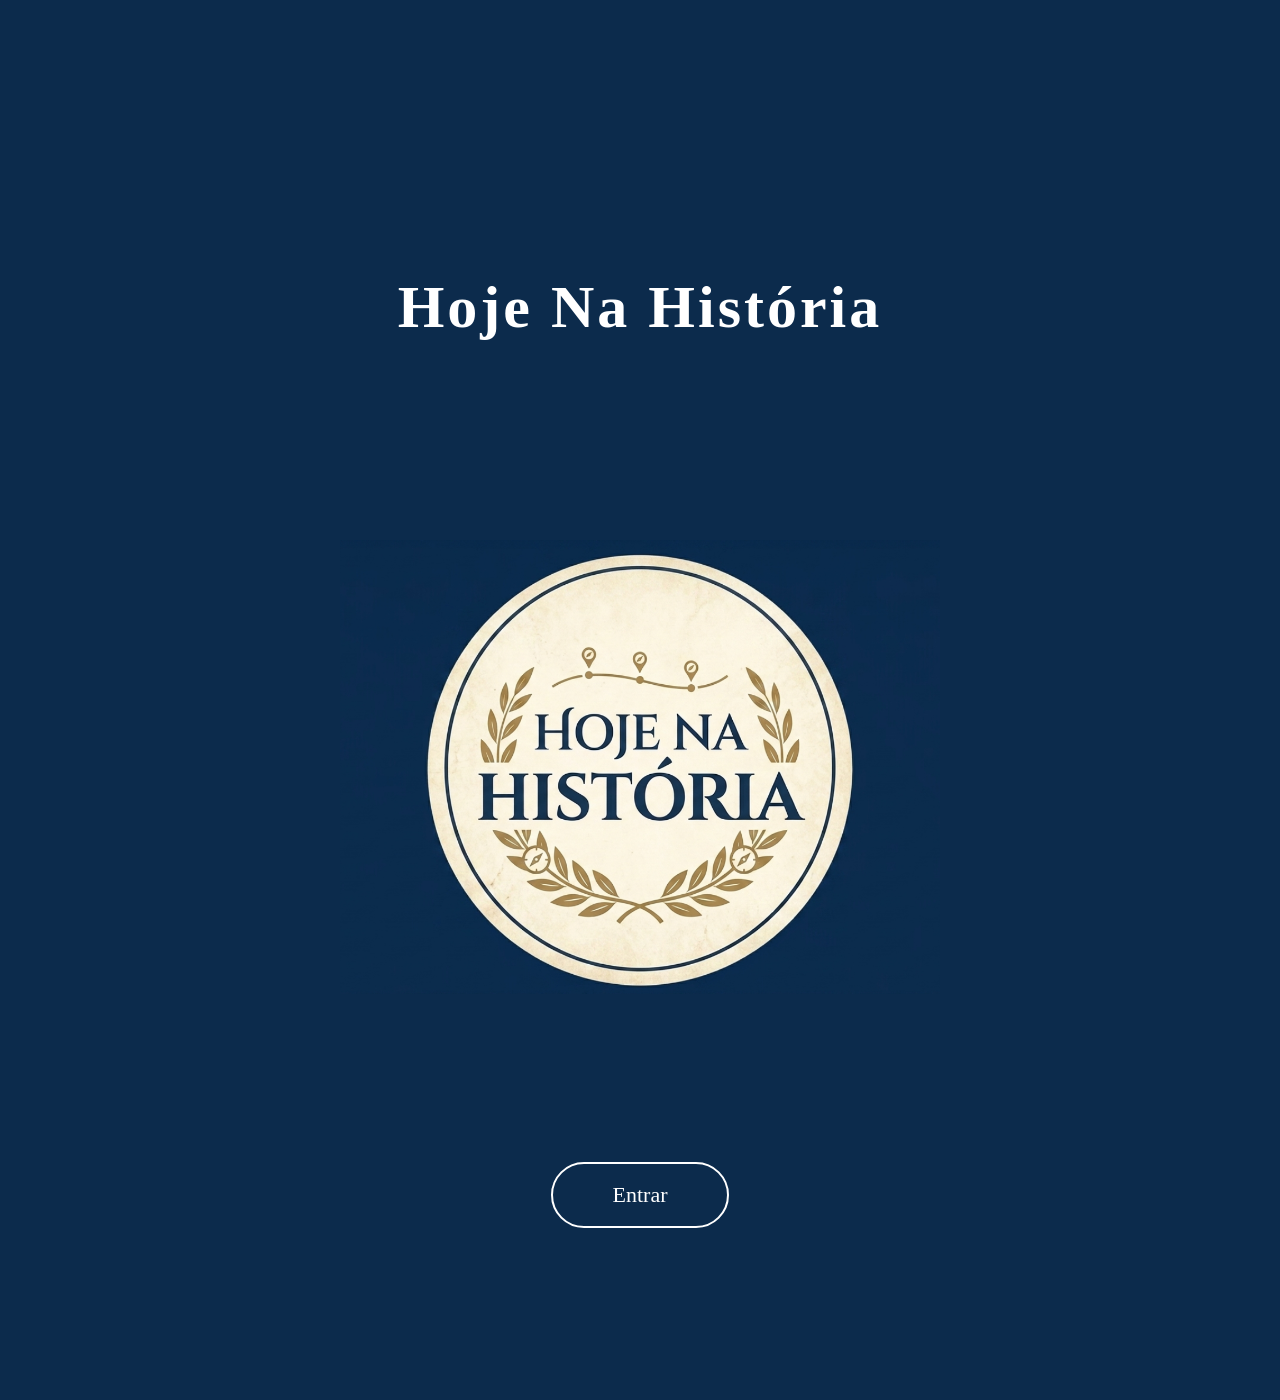
<file: index.html>
<!DOCTYPE html>
<html lang="pt">
<head>
    <meta charset="UTF-8">
    <meta name="viewport" content="width=device-width, initial-scale=1.0">
    <title>Hoje Na História</title>

    <link rel="stylesheet" href="style.css">
</head>

<body>

    <div class="container">

        <h1 align="center">Hoje Na História</h1>

<p align="center">

        <img src="Logo.png" height="750" width="600">

</p>

        <a href="calendario.html" class="botao" align="center">
            Entrar
        </a>


</body>
</html>
</file>
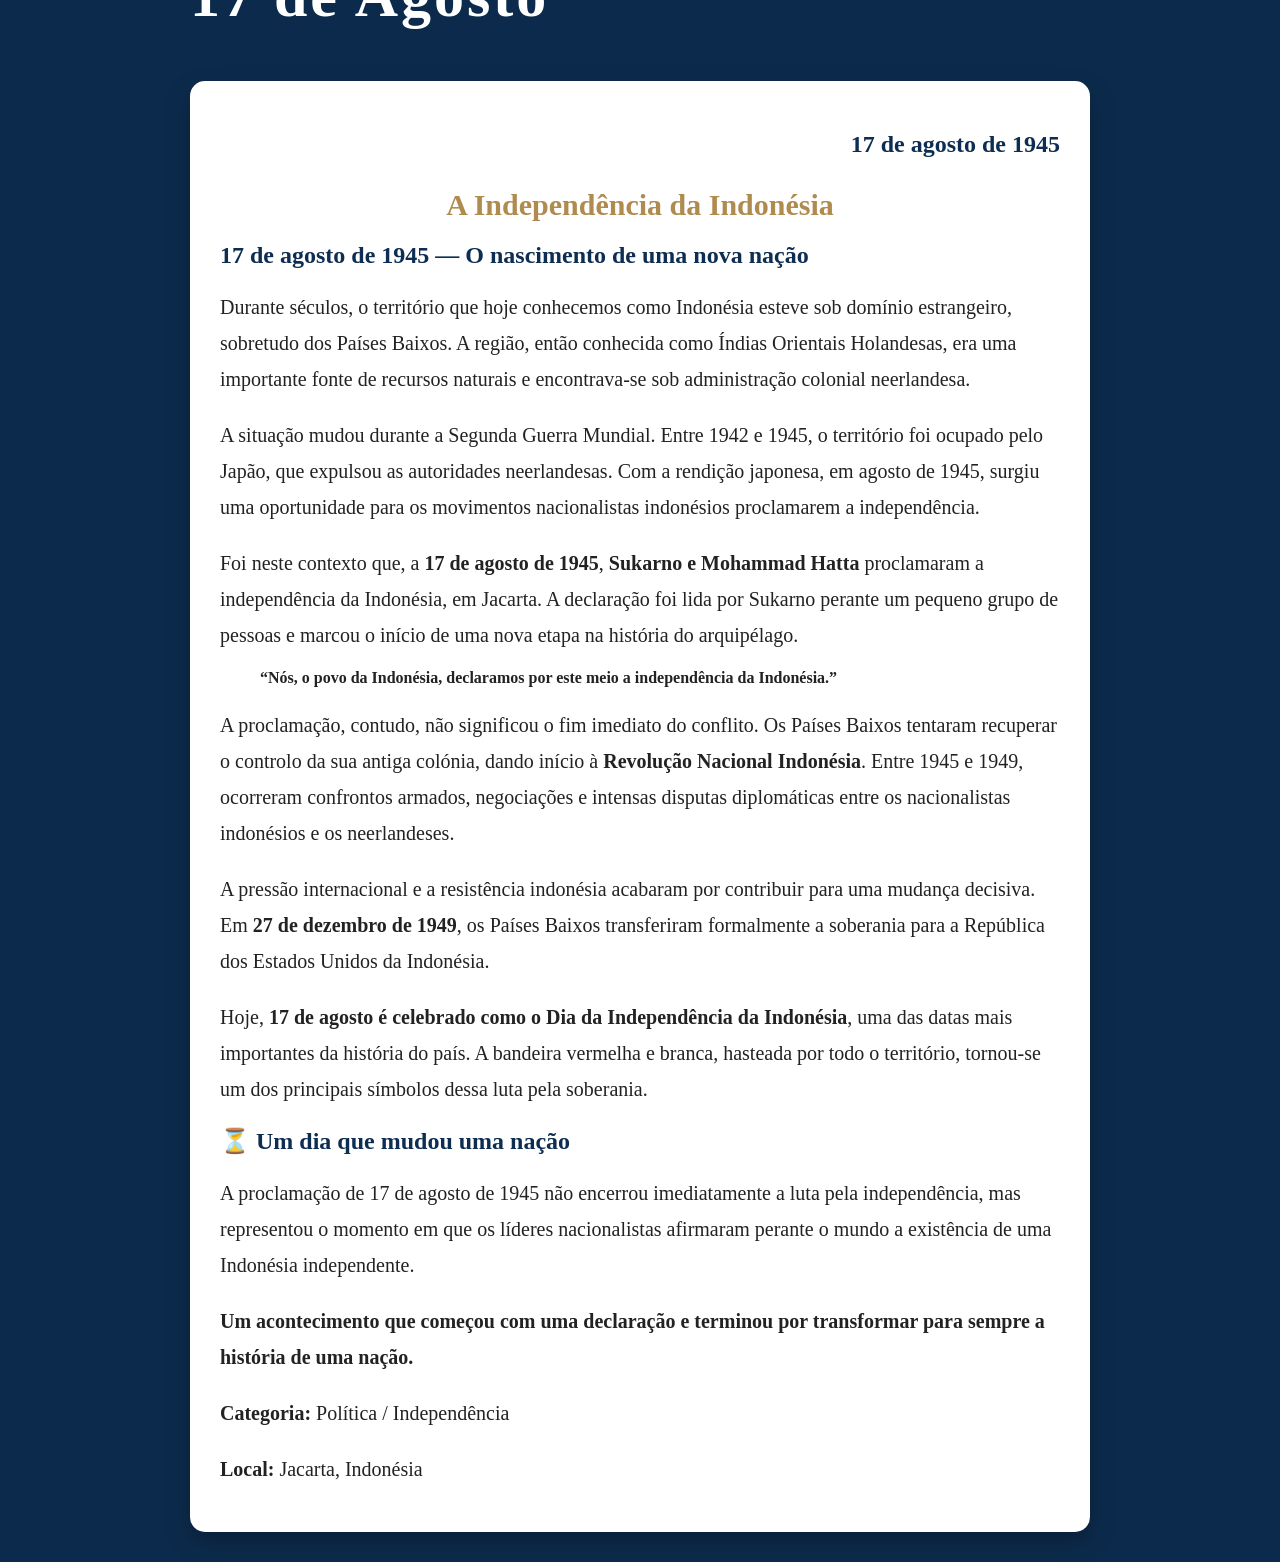
<file: 17-08.html>
<!DOCTYPE html>
<html lang="pt">
<head>

<meta charset="UTF-8">
<meta name="viewport" content="width=device-width, initial-scale=1.0">

<title>17 de Agosto - Hoje Na História</title>

<link rel="stylesheet" href="style.css">

</head>

<body>

<div class="pagina-dia">

<a href="calendario.html" class="voltar">Voltar ao calendário</a>

<h1>17 de Agosto</h1>

<div class="acontecimento">

<h2 align="right">17 de agosto de 1945</h2>

    <h3 align="center">A Independência da Indonésia</h3>

    <h2>17 de agosto de 1945 — O nascimento de uma nova nação</h2>

    <p>
        Durante séculos, o território que hoje conhecemos como Indonésia esteve sob domínio estrangeiro, sobretudo dos Países Baixos. A região, então conhecida como Índias Orientais Holandesas, era uma importante fonte de recursos naturais e encontrava-se sob administração colonial neerlandesa.
    </p>

    <p>
        A situação mudou durante a Segunda Guerra Mundial. Entre 1942 e 1945, o território foi ocupado pelo Japão, que expulsou as autoridades neerlandesas. Com a rendição japonesa, em agosto de 1945, surgiu uma oportunidade para os movimentos nacionalistas indonésios proclamarem a independência.
    </p>

    <p>
        Foi neste contexto que, a <strong>17 de agosto de 1945</strong>, <strong>Sukarno e Mohammad Hatta</strong> proclamaram a independência da Indonésia, em Jacarta. A declaração foi lida por Sukarno perante um pequeno grupo de pessoas e marcou o início de uma nova etapa na história do arquipélago.
    </p>

    <blockquote>
        <strong>“Nós, o povo da Indonésia, declaramos por este meio a independência da Indonésia.”</strong>
    </blockquote>

    <p>
        A proclamação, contudo, não significou o fim imediato do conflito. Os Países Baixos tentaram recuperar o controlo da sua antiga colónia, dando início à <strong>Revolução Nacional Indonésia</strong>. Entre 1945 e 1949, ocorreram confrontos armados, negociações e intensas disputas diplomáticas entre os nacionalistas indonésios e os neerlandeses.
    </p>

    <p>
        A pressão internacional e a resistência indonésia acabaram por contribuir para uma mudança decisiva. Em <strong>27 de dezembro de 1949</strong>, os Países Baixos transferiram formalmente a soberania para a República dos Estados Unidos da Indonésia.
    </p>

    <p>
        Hoje, <strong>17 de agosto é celebrado como o Dia da Independência da Indonésia</strong>, uma das datas mais importantes da história do país. A bandeira vermelha e branca, hasteada por todo o território, tornou-se um dos principais símbolos dessa luta pela soberania.
    </p>

    <h2>⏳ Um dia que mudou uma nação</h2>

    <p>
        A proclamação de 17 de agosto de 1945 não encerrou imediatamente a luta pela independência, mas representou o momento em que os líderes nacionalistas afirmaram perante o mundo a existência de uma Indonésia independente.
    </p>

    <p>
        <strong>Um acontecimento que começou com uma declaração e terminou por transformar para sempre a história de uma nação.</strong>
    </p>

<p><strong>Categoria:</strong> Política / Independência</p>

<p><strong>Local:</strong> Jacarta, Indonésia</p>

</div>

</div>

</body>
</html>
</file>
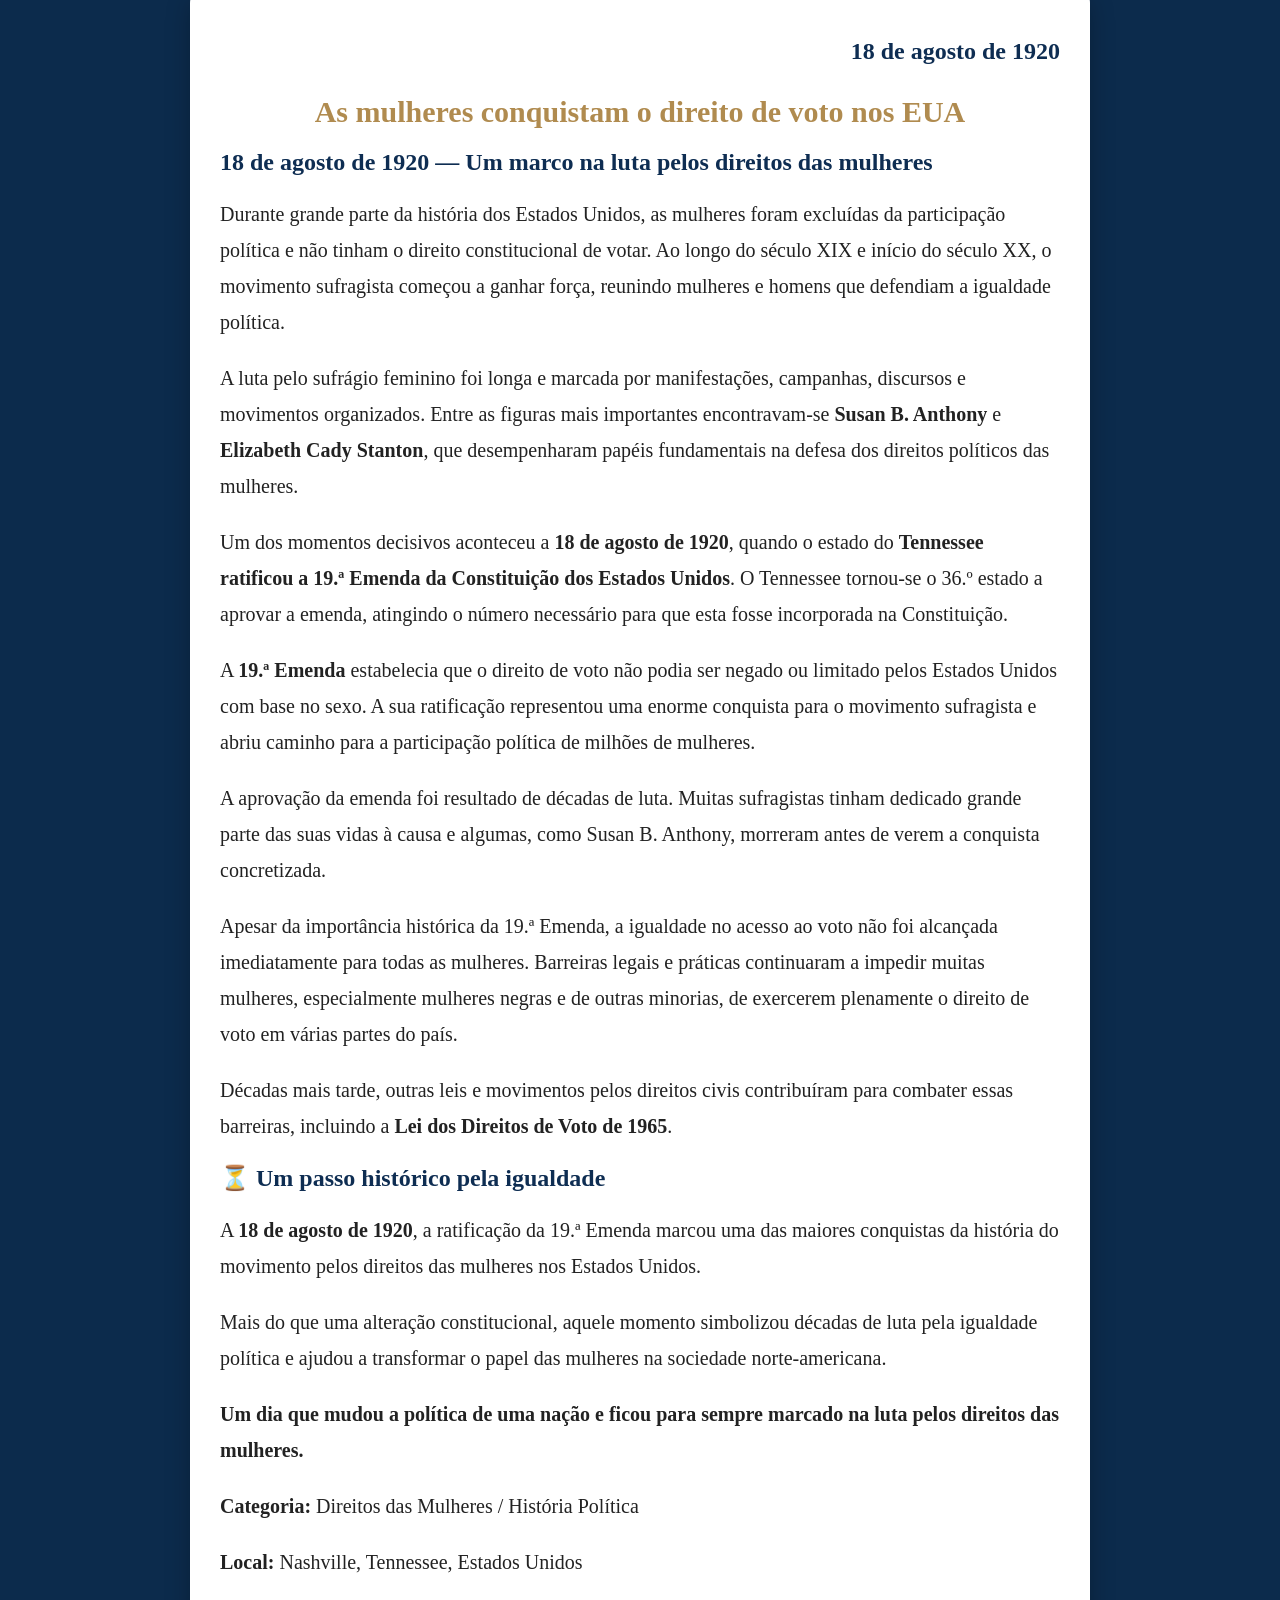
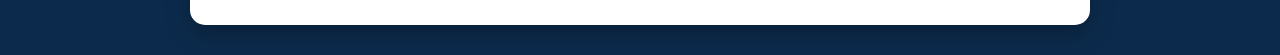
<file: 18-08.html>
<!DOCTYPE html>
<html lang="pt">
<head>

<meta charset="UTF-8">
<meta name="viewport" content="width=device-width, initial-scale=1.0">

<title>As mulheres conquistam o direito de voto nos EUA</title>

<link rel="stylesheet" href="style.css">

</head>

<body>

<div class="pagina-dia">

<a href="calendario.html" class="voltar">Voltar ao calendário</a>

<h1>18 de Agosto</h1>

<div class="acontecimento">

<h2 align="right">18 de agosto de 1920</h2>

    <h3 align="center">As mulheres conquistam o direito de voto nos EUA</h2>

    <h2>18 de agosto de 1920 — Um marco na luta pelos direitos das mulheres</h2>

    <p>
        Durante grande parte da história dos Estados Unidos, as mulheres foram excluídas da participação política e não tinham o direito constitucional de votar. Ao longo do século XIX e início do século XX, o movimento sufragista começou a ganhar força, reunindo mulheres e homens que defendiam a igualdade política.
    </p>

    <p>
        A luta pelo sufrágio feminino foi longa e marcada por manifestações, campanhas, discursos e movimentos organizados. Entre as figuras mais importantes encontravam-se <strong>Susan B. Anthony</strong> e <strong>Elizabeth Cady Stanton</strong>, que desempenharam papéis fundamentais na defesa dos direitos políticos das mulheres.
    </p>

    <p>
        Um dos momentos decisivos aconteceu a <strong>18 de agosto de 1920</strong>, quando o estado do <strong>Tennessee ratificou a 19.ª Emenda da Constituição dos Estados Unidos</strong>. O Tennessee tornou-se o 36.º estado a aprovar a emenda, atingindo o número necessário para que esta fosse incorporada na Constituição.
    </p>

    <p>
        A <strong>19.ª Emenda</strong> estabelecia que o direito de voto não podia ser negado ou limitado pelos Estados Unidos com base no sexo. A sua ratificação representou uma enorme conquista para o movimento sufragista e abriu caminho para a participação política de milhões de mulheres.
    </p>

    <p>
        A aprovação da emenda foi resultado de décadas de luta. Muitas sufragistas tinham dedicado grande parte das suas vidas à causa e algumas, como Susan B. Anthony, morreram antes de verem a conquista concretizada.
    </p>

    <p>
        Apesar da importância histórica da 19.ª Emenda, a igualdade no acesso ao voto não foi alcançada imediatamente para todas as mulheres. Barreiras legais e práticas continuaram a impedir muitas mulheres, especialmente mulheres negras e de outras minorias, de exercerem plenamente o direito de voto em várias partes do país.
    </p>

    <p>
        Décadas mais tarde, outras leis e movimentos pelos direitos civis contribuíram para combater essas barreiras, incluindo a <strong>Lei dos Direitos de Voto de 1965</strong>.
    </p>

    <h2>⏳ Um passo histórico pela igualdade</h2>

    <p>
        A <strong>18 de agosto de 1920</strong>, a ratificação da 19.ª Emenda marcou uma das maiores conquistas da história do movimento pelos direitos das mulheres nos Estados Unidos.
    </p>

    <p>
        Mais do que uma alteração constitucional, aquele momento simbolizou décadas de luta pela igualdade política e ajudou a transformar o papel das mulheres na sociedade norte-americana.
    </p>

    <p>
        <strong>Um dia que mudou a política de uma nação e ficou para sempre marcado na luta pelos direitos das mulheres.</strong>
    </p>

    <p><strong>Categoria:</strong> Direitos das Mulheres / História Política</p>
    <p><strong>Local:</strong> Nashville, Tennessee, Estados Unidos</p>

</div>

</div>

</body>
</html>
</file>
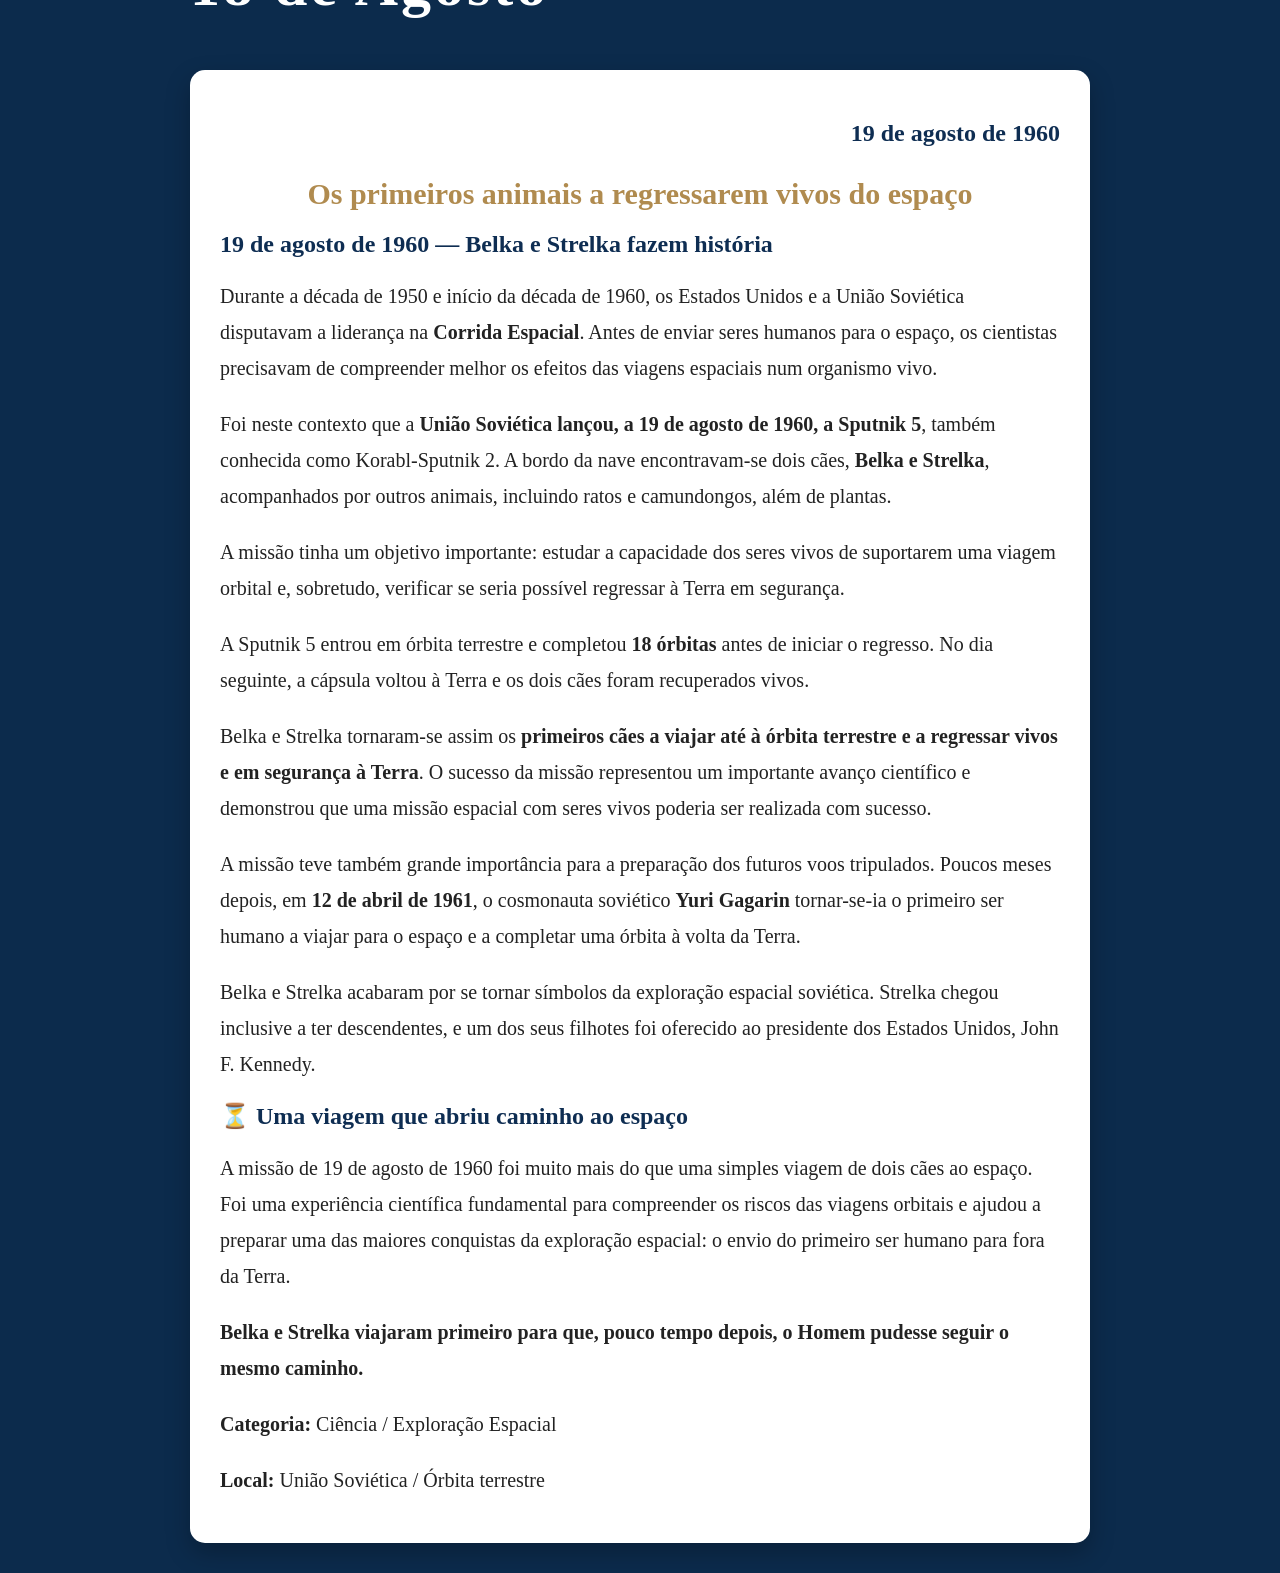
<file: 19-08.html>
<!DOCTYPE html>
<html lang="pt">
<head>

<meta charset="UTF-8">
<meta name="viewport" content="width=device-width, initial-scale=1.0">

<title>Os primeiros animais a regressarem vivos do espaço</title>

<link rel="stylesheet" href="style.css">

</head>

<body>

<div class="pagina-dia">

<a href="calendario.html" class="voltar">Voltar ao calendário</a>

<h1>18 de Agosto</h1>

<div class="acontecimento">

<h2 align="right">19 de agosto de 1960</h2>

<h3 align="center">Os primeiros animais a regressarem vivos do espaço</h3>

    <h2>19 de agosto de 1960 — Belka e Strelka fazem história</h2>

    <p>
        Durante a década de 1950 e início da década de 1960, os Estados Unidos e a União Soviética disputavam a liderança na <strong>Corrida Espacial</strong>. Antes de enviar seres humanos para o espaço, os cientistas precisavam de compreender melhor os efeitos das viagens espaciais num organismo vivo.
    </p>

    <p>
        Foi neste contexto que a <strong>União Soviética lançou, a 19 de agosto de 1960, a Sputnik 5</strong>, também conhecida como Korabl-Sputnik 2. A bordo da nave encontravam-se dois cães, <strong>Belka e Strelka</strong>, acompanhados por outros animais, incluindo ratos e camundongos, além de plantas.
    </p>

    <p>
        A missão tinha um objetivo importante: estudar a capacidade dos seres vivos de suportarem uma viagem orbital e, sobretudo, verificar se seria possível regressar à Terra em segurança.
    </p>

    <p>
        A Sputnik 5 entrou em órbita terrestre e completou <strong>18 órbitas</strong> antes de iniciar o regresso. No dia seguinte, a cápsula voltou à Terra e os dois cães foram recuperados vivos.
    </p>

    <p>
        Belka e Strelka tornaram-se assim os <strong>primeiros cães a viajar até à órbita terrestre e a regressar vivos e em segurança à Terra</strong>. O sucesso da missão representou um importante avanço científico e demonstrou que uma missão espacial com seres vivos poderia ser realizada com sucesso.
    </p>

    <p>
        A missão teve também grande importância para a preparação dos futuros voos tripulados. Poucos meses depois, em <strong>12 de abril de 1961</strong>, o cosmonauta soviético <strong>Yuri Gagarin</strong> tornar-se-ia o primeiro ser humano a viajar para o espaço e a completar uma órbita à volta da Terra.
    </p>

    <p>
        Belka e Strelka acabaram por se tornar símbolos da exploração espacial soviética. Strelka chegou inclusive a ter descendentes, e um dos seus filhotes foi oferecido ao presidente dos Estados Unidos, John F. Kennedy.
    </p>

    <h2>⏳ Uma viagem que abriu caminho ao espaço</h2>

    <p>
        A missão de 19 de agosto de 1960 foi muito mais do que uma simples viagem de dois cães ao espaço. Foi uma experiência científica fundamental para compreender os riscos das viagens orbitais e ajudou a preparar uma das maiores conquistas da exploração espacial: o envio do primeiro ser humano para fora da Terra.
    </p>

    <p>
        <strong>Belka e Strelka viajaram primeiro para que, pouco tempo depois, o Homem pudesse seguir o mesmo caminho.</strong>
    </p>
        <p><strong>Categoria:</strong> Ciência / Exploração Espacial</p>
        <p><strong>Local:</strong> União Soviética / Órbita terrestre</p>
</div>

</div>

</body>
</html>
</file>
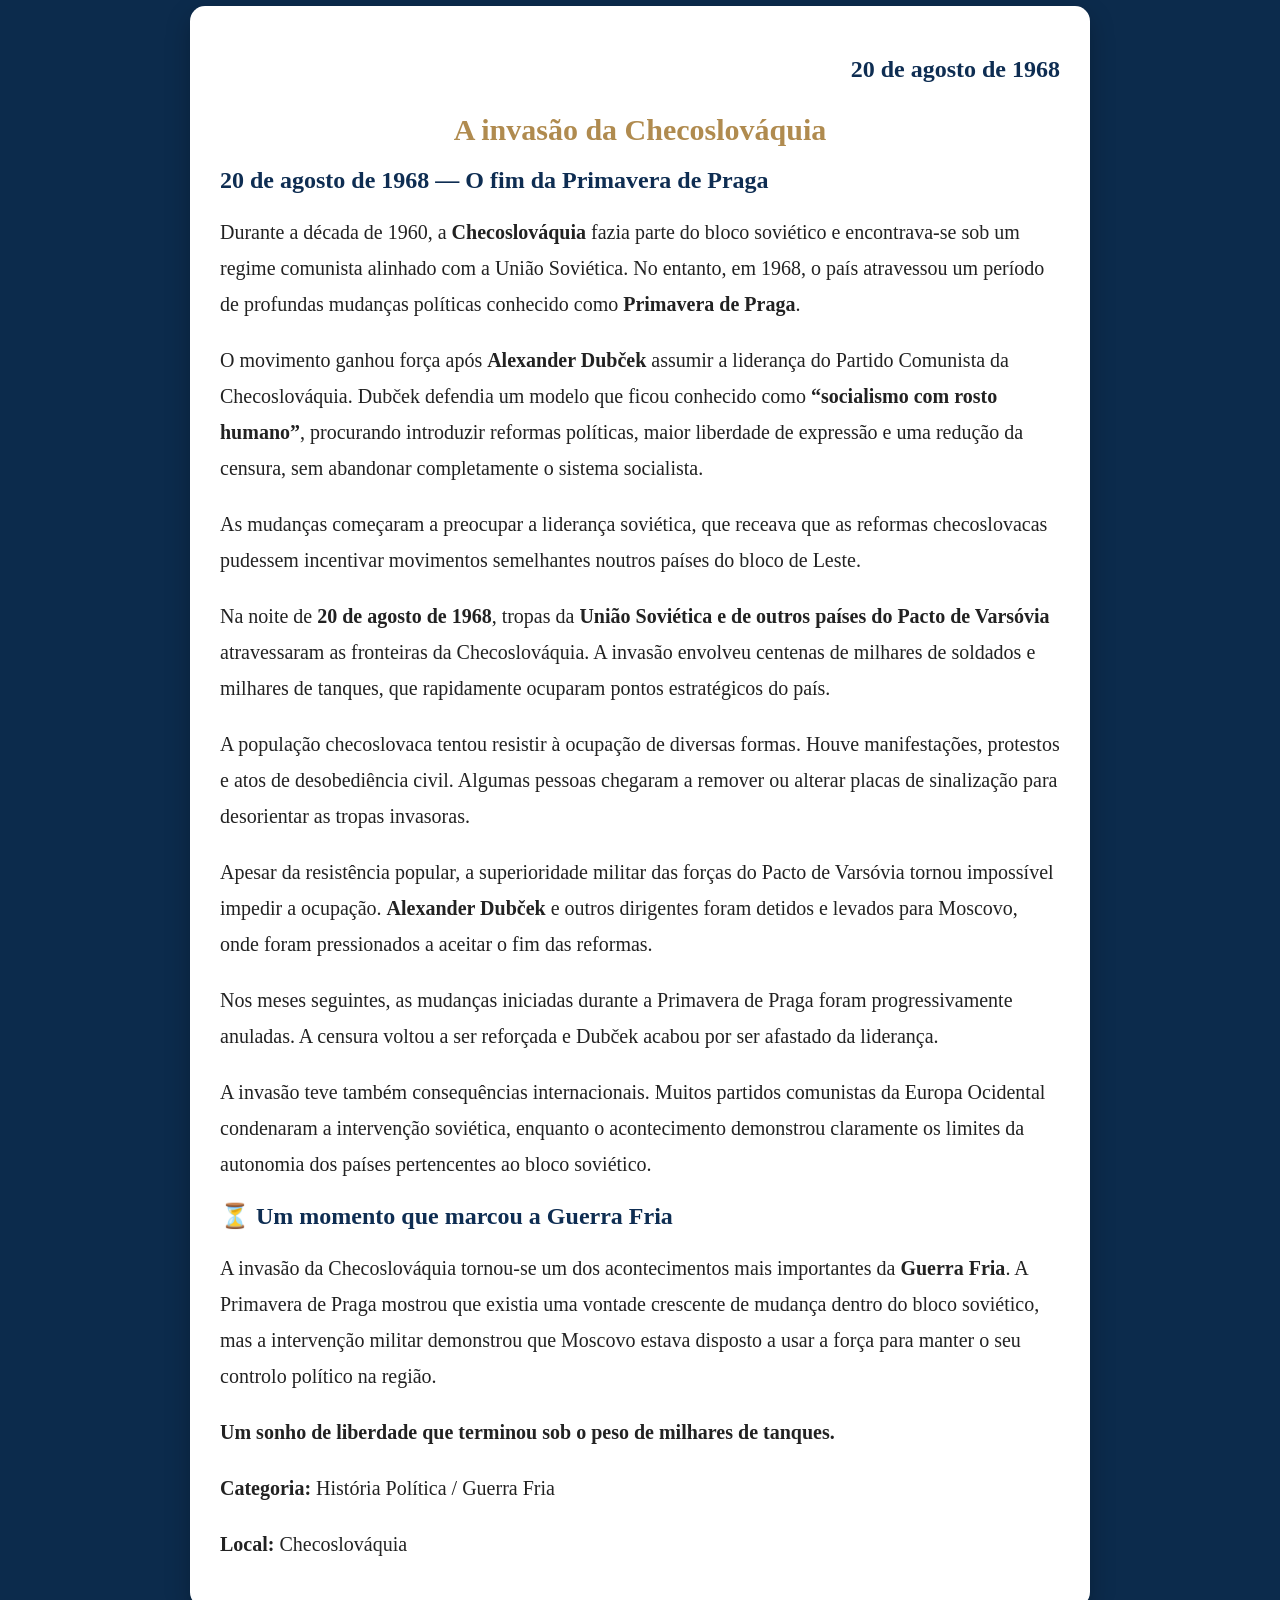
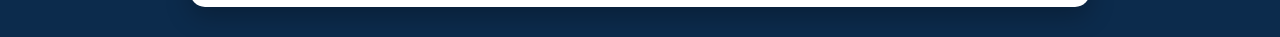
<file: 20-08.html>
<!DOCTYPE html>
<html lang="pt">
<head>

<meta charset="UTF-8">
<meta name="viewport" content="width=device-width, initial-scale=1.0">

<title>A invasão da Checoslováquia</title>

<link rel="stylesheet" href="style.css">

</head>

<body>

<div class="pagina-dia">

<a href="calendario.html" class="voltar">Voltar ao calendário</a>

<h1>20 de Agosto</h1>

<div class="acontecimento">

<h2 align="right">20 de agosto de 1968</h2>

    <h3 align="center">A invasão da Checoslováquia</h3>

    <h2>20 de agosto de 1968 — O fim da Primavera de Praga</h2>

    <p>
        Durante a década de 1960, a <strong>Checoslováquia</strong> fazia parte do bloco soviético e encontrava-se sob um regime comunista alinhado com a União Soviética. No entanto, em 1968, o país atravessou um período de profundas mudanças políticas conhecido como <strong>Primavera de Praga</strong>.
    </p>

    <p>
        O movimento ganhou força após <strong>Alexander Dubček</strong> assumir a liderança do Partido Comunista da Checoslováquia. Dubček defendia um modelo que ficou conhecido como <strong>“socialismo com rosto humano”</strong>, procurando introduzir reformas políticas, maior liberdade de expressão e uma redução da censura, sem abandonar completamente o sistema socialista.
    </p>

    <p>
        As mudanças começaram a preocupar a liderança soviética, que receava que as reformas checoslovacas pudessem incentivar movimentos semelhantes noutros países do bloco de Leste.
    </p>

    <p>
        Na noite de <strong>20 de agosto de 1968</strong>, tropas da <strong>União Soviética e de outros países do Pacto de Varsóvia</strong> atravessaram as fronteiras da Checoslováquia. A invasão envolveu centenas de milhares de soldados e milhares de tanques, que rapidamente ocuparam pontos estratégicos do país.
    </p>

    <p>
        A população checoslovaca tentou resistir à ocupação de diversas formas. Houve manifestações, protestos e atos de desobediência civil. Algumas pessoas chegaram a remover ou alterar placas de sinalização para desorientar as tropas invasoras.
    </p>

    <p>
        Apesar da resistência popular, a superioridade militar das forças do Pacto de Varsóvia tornou impossível impedir a ocupação. <strong>Alexander Dubček</strong> e outros dirigentes foram detidos e levados para Moscovo, onde foram pressionados a aceitar o fim das reformas.
    </p>

    <p>
        Nos meses seguintes, as mudanças iniciadas durante a Primavera de Praga foram progressivamente anuladas. A censura voltou a ser reforçada e Dubček acabou por ser afastado da liderança.
    </p>

    <p>
        A invasão teve também consequências internacionais. Muitos partidos comunistas da Europa Ocidental condenaram a intervenção soviética, enquanto o acontecimento demonstrou claramente os limites da autonomia dos países pertencentes ao bloco soviético.
    </p>

    <h2>⏳ Um momento que marcou a Guerra Fria</h2>

    <p>
        A invasão da Checoslováquia tornou-se um dos acontecimentos mais importantes da <strong>Guerra Fria</strong>. A Primavera de Praga mostrou que existia uma vontade crescente de mudança dentro do bloco soviético, mas a intervenção militar demonstrou que Moscovo estava disposto a usar a força para manter o seu controlo político na região.
    </p>

    <p>
        <strong>Um sonho de liberdade que terminou sob o peso de milhares de tanques.</strong>
    </p>
        <p><strong>Categoria:</strong> História Política / Guerra Fria</p>
        <p><strong>Local:</strong> Checoslováquia</p>

</div>

</div>

</body>
</html>
</file>
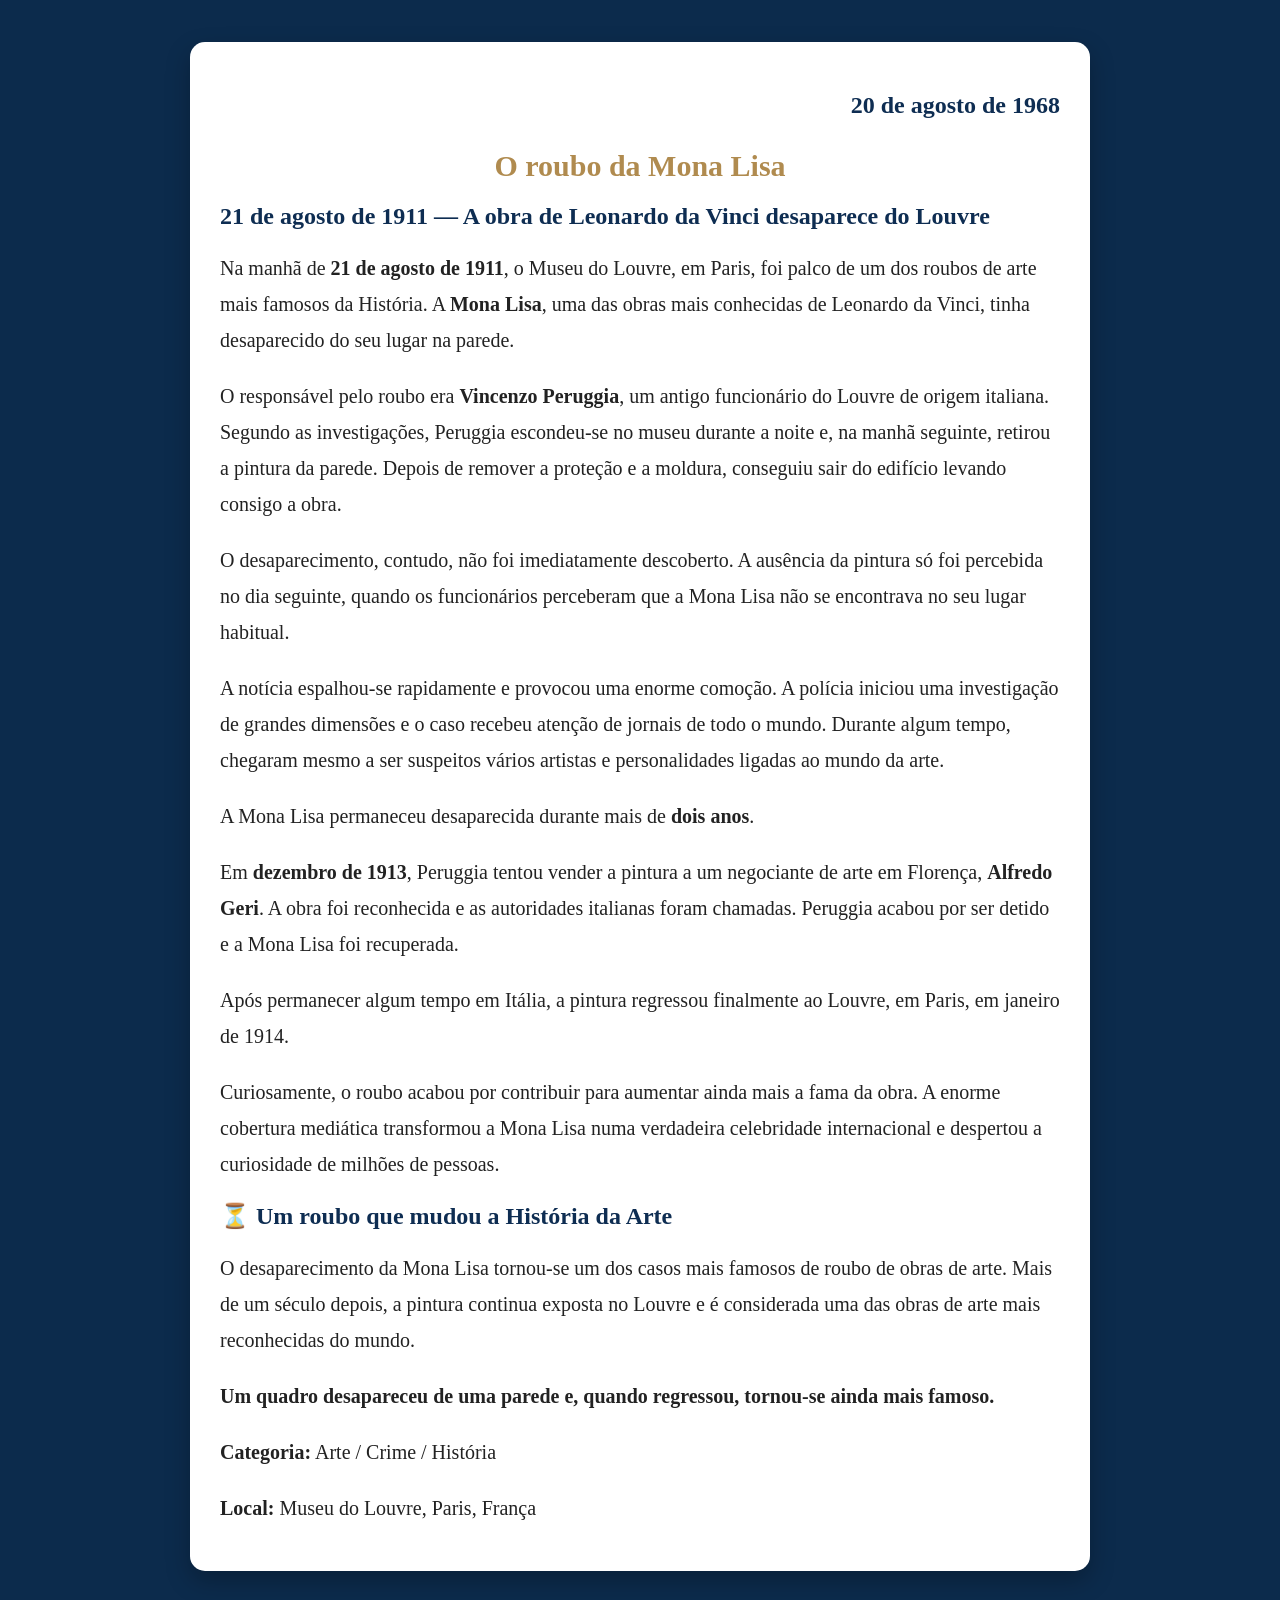
<file: 21-08.html>
<!DOCTYPE html>
<html lang="pt">
<head>

<meta charset="UTF-8">
<meta name="viewport" content="width=device-width, initial-scale=1.0">

<title>O roubo da Mona Lisa</title>

<link rel="stylesheet" href="style.css">

</head>

<body>

<div class="pagina-dia">

<a href="calendario.html" class="voltar">Voltar ao calendário</a>

<h1>21 de agosto de 1911</h1>

<div class="acontecimento">

<h2 align="right">20 de agosto de 1968</h2>

    <h3 align="center">O roubo da Mona Lisa</h3>

    <h2>21 de agosto de 1911 — A obra de Leonardo da Vinci desaparece do Louvre</h2>

    <p>
        Na manhã de <strong>21 de agosto de 1911</strong>, o Museu do Louvre, em Paris, foi palco de um dos roubos de arte mais famosos da História. A <strong>Mona Lisa</strong>, uma das obras mais conhecidas de Leonardo da Vinci, tinha desaparecido do seu lugar na parede.
    </p>

    <p>
        O responsável pelo roubo era <strong>Vincenzo Peruggia</strong>, um antigo funcionário do Louvre de origem italiana. Segundo as investigações, Peruggia escondeu-se no museu durante a noite e, na manhã seguinte, retirou a pintura da parede. Depois de remover a proteção e a moldura, conseguiu sair do edifício levando consigo a obra.
    </p>

    <p>
        O desaparecimento, contudo, não foi imediatamente descoberto. A ausência da pintura só foi percebida no dia seguinte, quando os funcionários perceberam que a Mona Lisa não se encontrava no seu lugar habitual.
    </p>

    <p>
        A notícia espalhou-se rapidamente e provocou uma enorme comoção. A polícia iniciou uma investigação de grandes dimensões e o caso recebeu atenção de jornais de todo o mundo. Durante algum tempo, chegaram mesmo a ser suspeitos vários artistas e personalidades ligadas ao mundo da arte.
    </p>

    <p>
        A Mona Lisa permaneceu desaparecida durante mais de <strong>dois anos</strong>.
    </p>

    <p>
        Em <strong>dezembro de 1913</strong>, Peruggia tentou vender a pintura a um negociante de arte em Florença, <strong>Alfredo Geri</strong>. A obra foi reconhecida e as autoridades italianas foram chamadas. Peruggia acabou por ser detido e a Mona Lisa foi recuperada.
    </p>

    <p>
        Após permanecer algum tempo em Itália, a pintura regressou finalmente ao Louvre, em Paris, em janeiro de 1914.
    </p>

    <p>
        Curiosamente, o roubo acabou por contribuir para aumentar ainda mais a fama da obra. A enorme cobertura mediática transformou a Mona Lisa numa verdadeira celebridade internacional e despertou a curiosidade de milhões de pessoas.
    </p>

    <h2>⏳ Um roubo que mudou a História da Arte</h2>

    <p>
        O desaparecimento da Mona Lisa tornou-se um dos casos mais famosos de roubo de obras de arte. Mais de um século depois, a pintura continua exposta no Louvre e é considerada uma das obras de arte mais reconhecidas do mundo.
    </p>

    <p>
        <strong>Um quadro desapareceu de uma parede e, quando regressou, tornou-se ainda mais famoso.</strong>
    </p>
        <p><strong>Categoria:</strong> Arte / Crime / História</p>
        <p><strong>Local:</strong> Museu do Louvre, Paris, França</p>
</div>

</div>

</body>
</html>
</file>
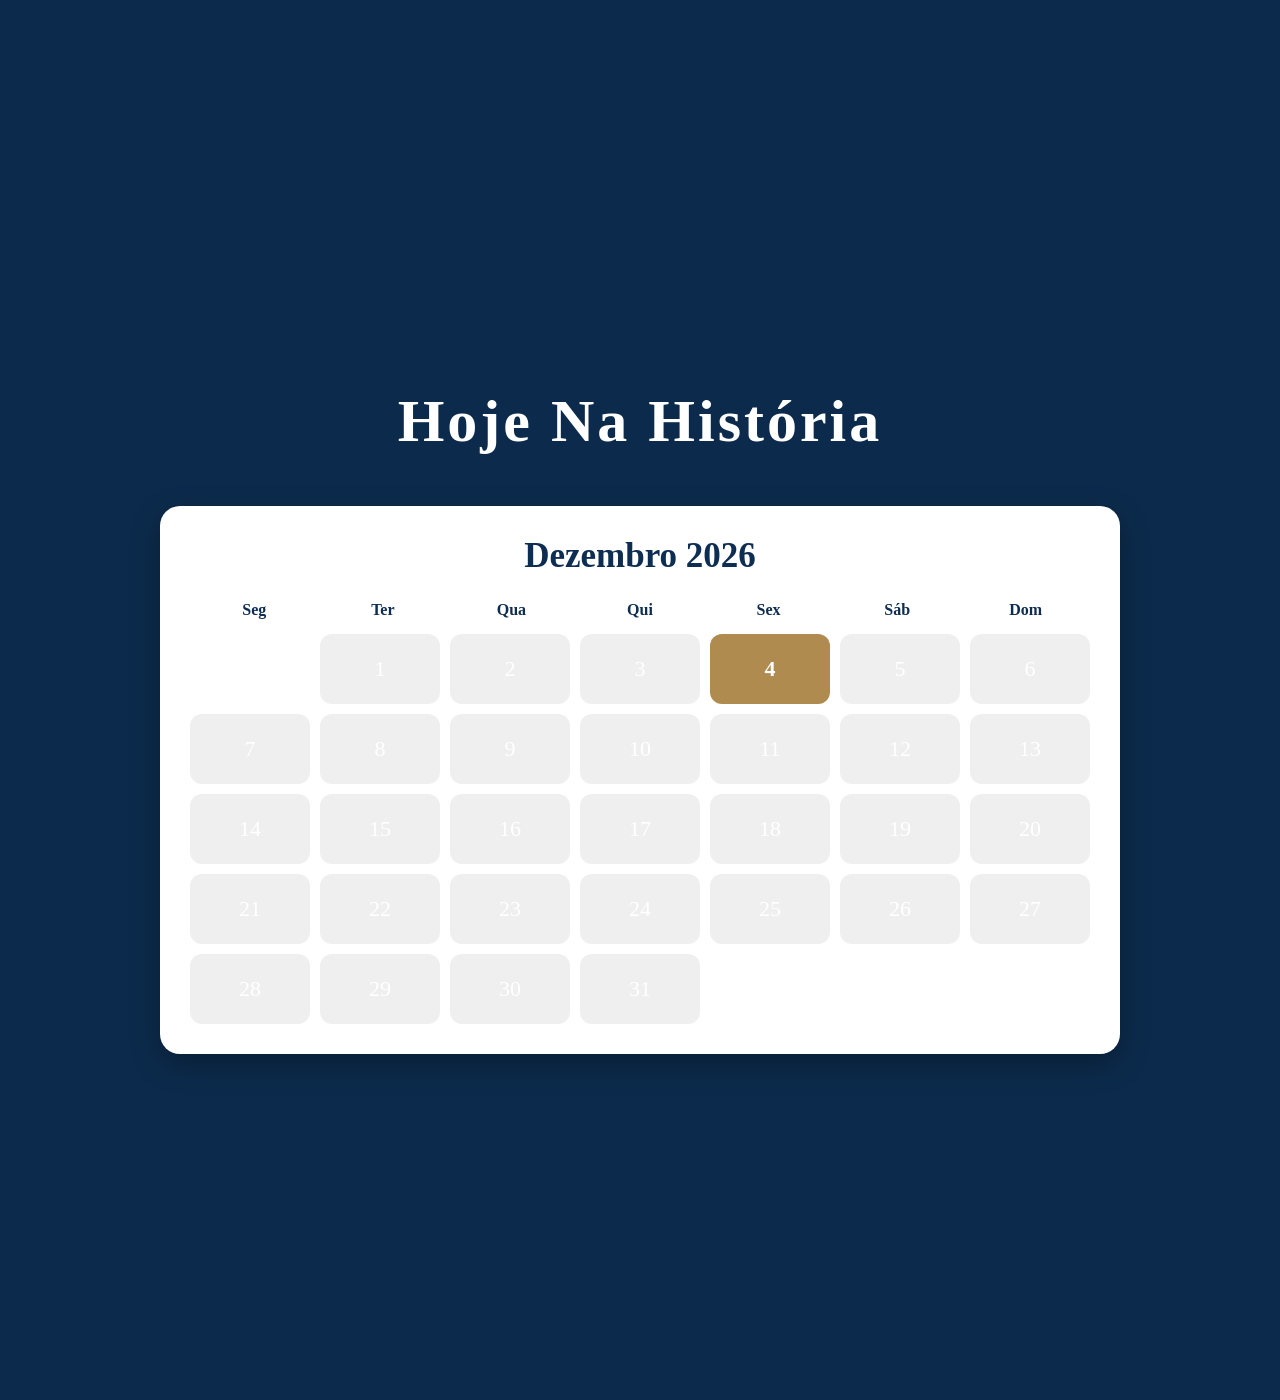
<file: calendario.html>
<!DOCTYPE html>
<html lang="pt">
<head>

<meta charset="UTF-8">
<meta name="viewport" content="width=device-width, initial-scale=1">

<title>Calendário</title>

<link rel="stylesheet" href="style.css">

</head>

<body>

<div class="calendario-container">

<h1>Hoje Na História</h1>

<div class="calendario">

<div class="mes" id="mesAno"></div>

<div class="dias-semana">
<div>Seg</div>
<div>Ter</div>
<div>Qua</div>
<div>Qui</div>
<div>Sex</div>
<div>Sáb</div>
<div>Dom</div>
</div>

<div class="dias" id="dias"></div>

</div>

</div>

<script src="calendario.js"></script>

</body>
</html>
</file>
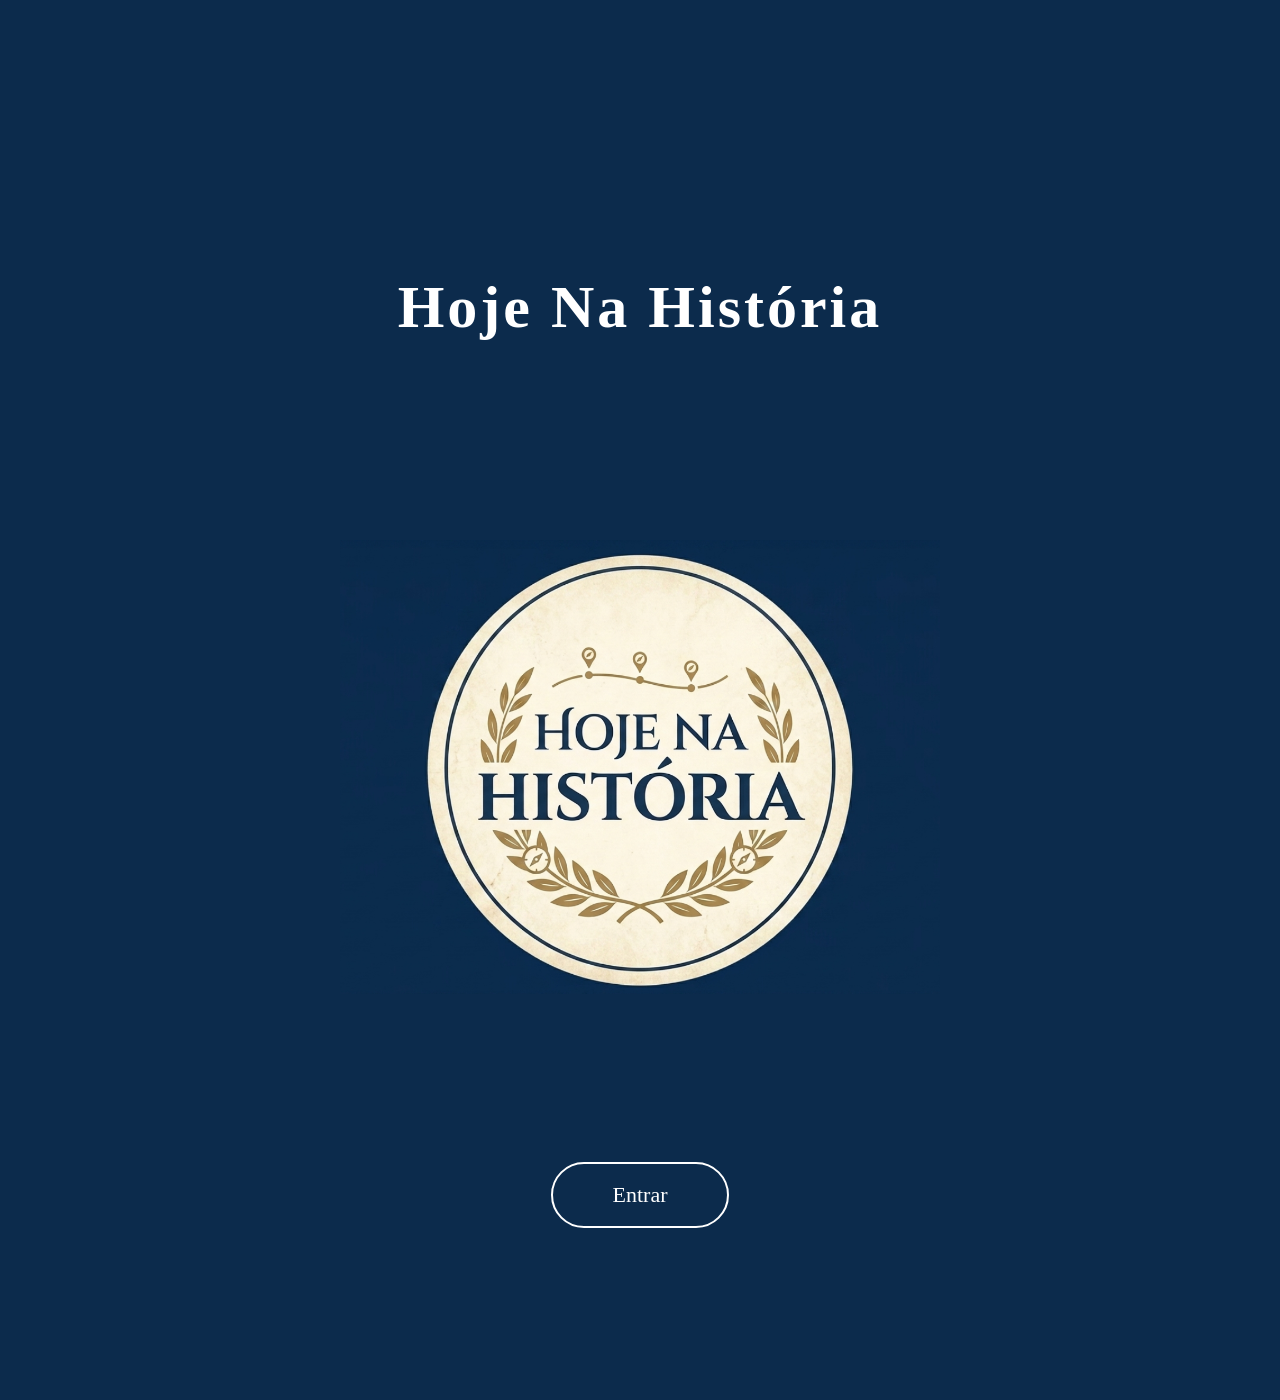
<file: Página Inicial.html>
<!DOCTYPE html>
<html lang="pt">
<head>
    <meta charset="UTF-8">
    <meta name="viewport" content="width=device-width, initial-scale=1.0">
    <title>Hoje Na História</title>

    <link rel="stylesheet" href="style.css">
</head>

<body>

    <div class="container">

        <h1 align="center">Hoje Na História</h1>

<p align="center">

        <img src="Logo.png" height="750" width="600">

</p>

        <a href="calendario.html" class="botao" align="center">
            Entrar
        </a>


</body>
</html>
</file>
<file: style.css>
</div>

*{
    margin:0;
    padding:0;
    box-sizing:border-box;
}

body{

    background:#0c2b4c;

    font-family:Georgia, serif;

    display:flex;

    justify-content:center;

    align-items:center;

    height:100vh;

    color:white;

    overflow-y: auto;

    margin: 0;

    padding: 250px 0;

}

.container{

    text-align:center;

    animation:entrada 1.2s ease;

    padding-top: 60px;

}

h1{

    font-size:60px;

    letter-spacing:3px;

    margin-bottom:50px;

}

.logo{

    width:300px;

    max-width:80%;

    margin-bottom:50px;

    transition:.4s;

}

.logo:hover{

    transform:scale(1.05);

}

.botao{

    display:inline-block;

    padding:18px 60px;

    font-size:22px;

    text-decoration:none;

    color:white;

    border:2px solid white;

    border-radius:50px;

    transition:.35s;

}

.botao:hover{

    background:white;

    color:#0E2D52;

    transform:translateY(-4px);

    box-shadow:0 10px 25px rgba(0,0,0,.35);

}

@keyframes entrada{

    from{

        opacity:0;

        transform:translateY(40px);

    }

    to{

        opacity:1;

        transform:translateY(0);

    }

}

.calendario-container{

display:flex;
flex-direction:column;
align-items:center;
justify-content:center;
min-height:100vh;

}

.calendario{

width:900px;
max-width:95%;

background:white;

border-radius:20px;

padding:30px;

box-shadow:0 10px 30px rgba(0,0,0,.3);

}

.mes{

font-size:35px;

text-align:center;

font-weight:bold;

margin-bottom:25px;

color:#0E2D52;

}

.dias-semana{

display:grid;

grid-template-columns:repeat(7,1fr);

text-align:center;

font-weight:bold;

margin-bottom:15px;

color:#0E2D52;

}

.dias{

display:grid;

grid-template-columns:repeat(7,1fr);

gap:10px;

}

.dia{

height:70px;

display:flex;

align-items:center;

justify-content:center;

background:#EFEFEF;

border-radius:12px;

cursor:pointer;

transition:.3s;

font-size:22px;

}

.dia:hover{

background:#0E2D52;

color:white;

transform:scale(1.08);

}

.hoje{

background:#B08B4F;

color:white;

font-weight:bold;

}

.pagina-dia{

max-width:900px;

margin:50px auto;

padding:30px;

}

.voltar{

display:inline-block;

margin-bottom:30px;

text-decoration:none;

color:white;

font-size:20px;

}

.acontecimento{

background:white;

padding:30px;

border-radius:15px;

box-shadow:0 10px 25px rgba(0,0,0,.25);

color:#222;

}

.acontecimento h2{

color:#0E2D52;

margin-bottom:15px;

}

.acontecimento h3{

margin-bottom:20px;

font-size:30px;

color:#B08B4F;

}

.acontecimento p{

font-size:20px;

line-height:1.8;

margin-bottom:15px;

}
</file>
